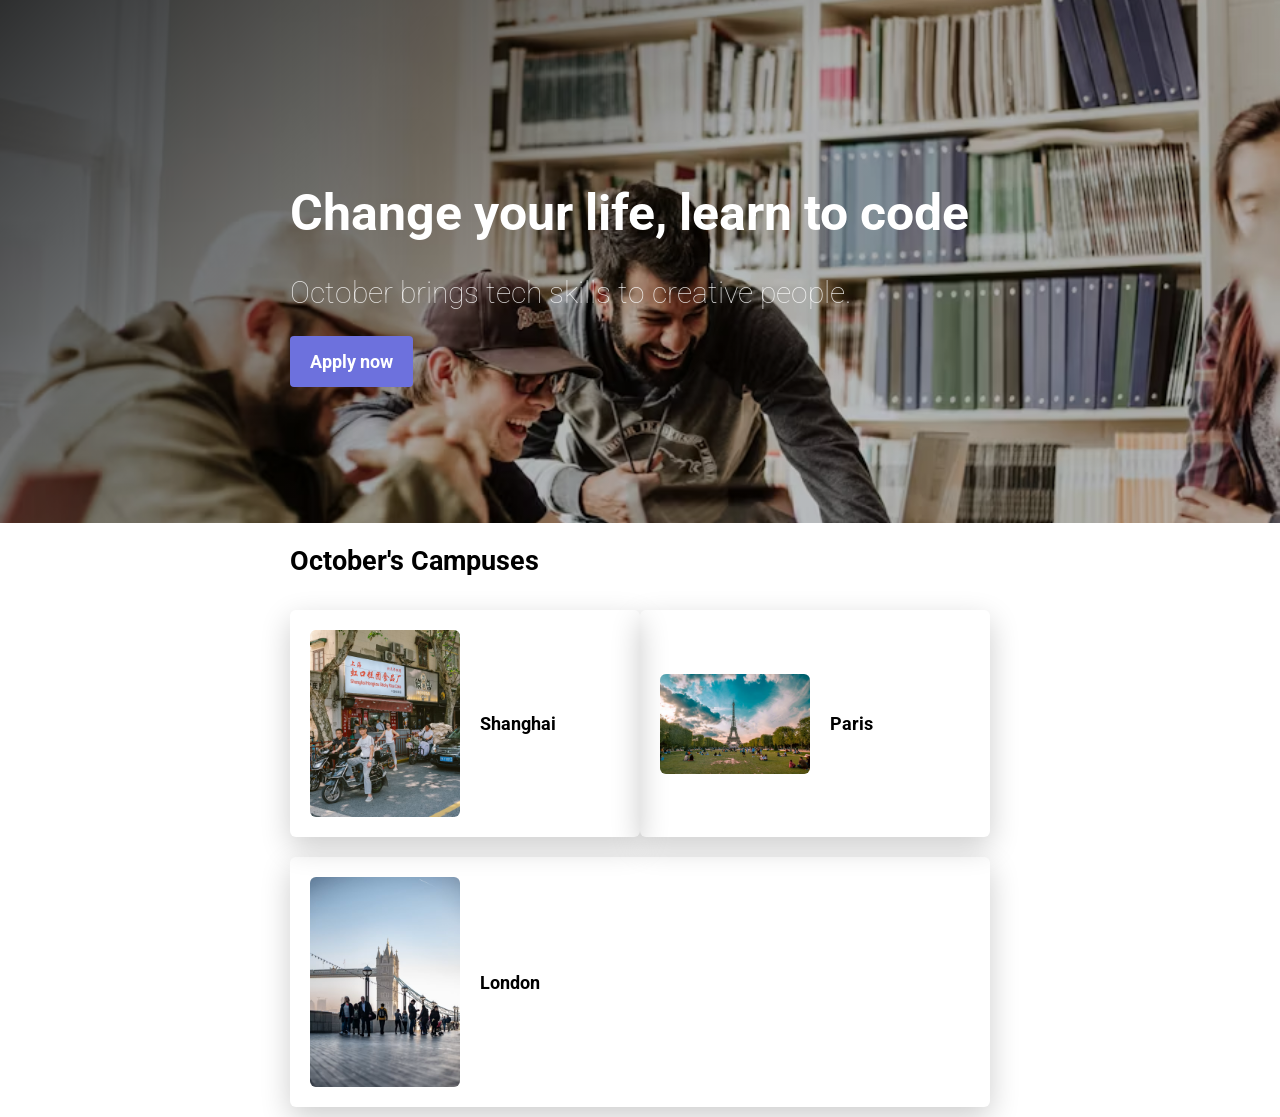
<file: index.html>
<!DOCTYPE html>
<html>
  <head>
    <title>October</title>
    <meta charset="utf-8">
    <link rel="stylesheet" type="text/css" href="style.css">
  </head>
  <body>
    <div class="banner">
      <div class="container">
        <h1>Change your life, learn to code</h1>
        <h2>October brings tech skills to creative people.</h2>
        <a href="#" class="btn-blue">Apply now</a>
      </div>
    </div>
    <div class="container">
      <h2>October's Campuses</h2>
      <div class="cards">
        <div class="card">
          <img src="October_Shanghai.avif" alt="October Shanghai">
          <h3>Shanghai</h3>
        </div>
        <div class="card">
          <img src="October_Paris.avif" alt="October Paris">
          <h3>Paris</h3>
        </div>
        <div class="card">
          <img src="October_London.avif" alt="October London">
          <h3>London</h3>
        </div>
      </div>
    </div>
  </body>
</html>
</file>
<file: style.css>
@import url("https://fonts.googleapis.com/css2?family=Lora:ital,wght@0,400..700;1,400..700&family=Roboto:ital,wght@0,100..900;1,100..900&display=swap");

body {
  font-family: 'Lora', serif;
  font-size: 18px;
  margin: 0px;
}
h1, h2, h3 {
  font-family: 'Roboto', sans-serif;
  font-weight: bold;
}
a {
  text-decoration: none;
}
.container {
  width: 700px;
  margin: 0 auto;
}
.banner {
  background-image: linear-gradient(-225deg, rgba(0,0,0,0.8) 0%, rgba(0,0,0,0.2) 50%), url(background.avif);
  color: white;
  padding: 150px 0px;
  background-size: cover;
  background-position: center;
}
.banner h1 {
  font-size: 50px;
}
.banner h2 {
  font-size: 30px;
  font-weight: lighter;
  opacity: 0.8;
  margin-bottom: 40px;
}
.btn-blue {
  background-color: #6D71DD;
  padding: 15px 20px;
  border-radius: 4px;
  color: white;
  font-weight: bold;
  font-family: 'Roboto', sans-serif;
}
.cards {
  display: flex;
  flex-wrap: wrap;
}
.card {
  padding: 20px;
  display: flex;
  align-items: center;
  justify-content: space-between;
  box-shadow: 0px 10px 30px rgba(0,0,0,0.2);
  border-radius: 6px;
  margin: 10px 0px;
  flex-basis: 250px;
  flex-grow: 1;
}
.card img {
  width: 150px;
  border-radius: 6px;
}
.card h3 {
  flex-grow: 1;
  padding-left: 20px;
  font-size: 18px;
}
</file>
